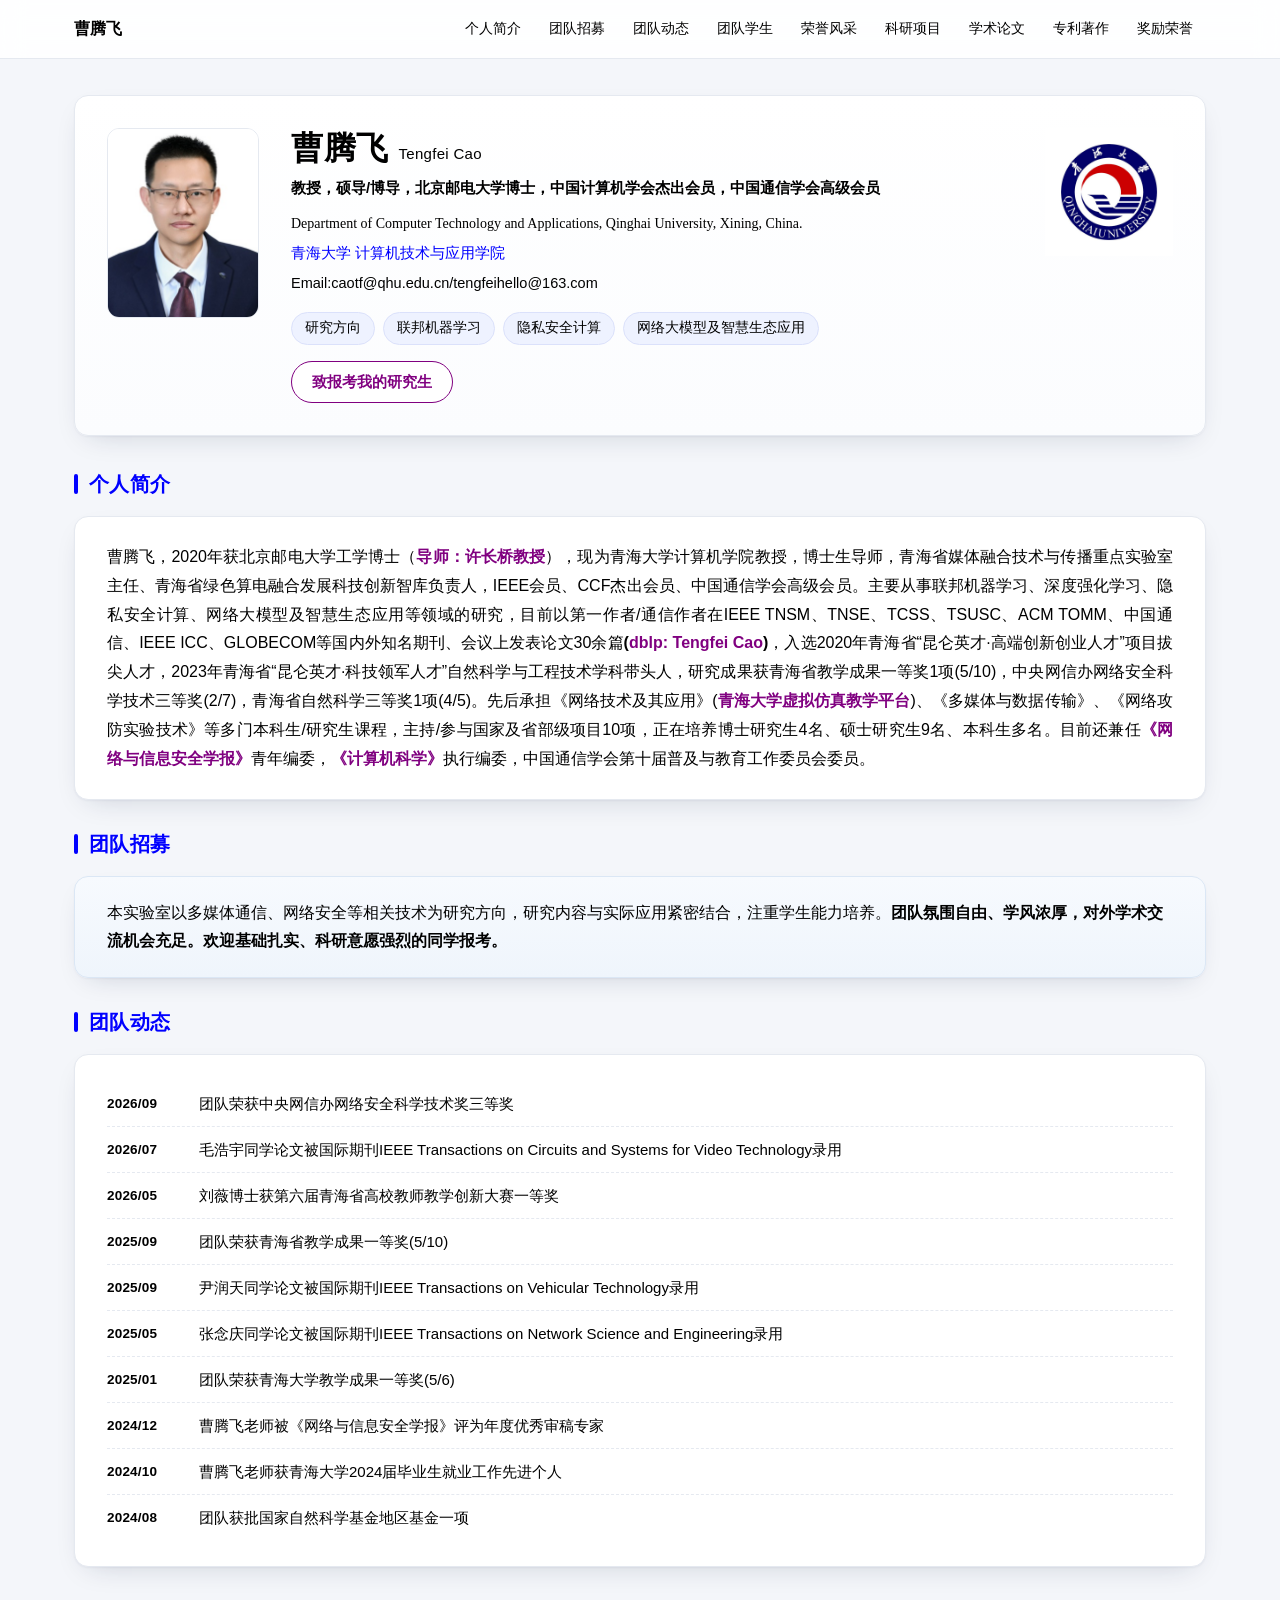
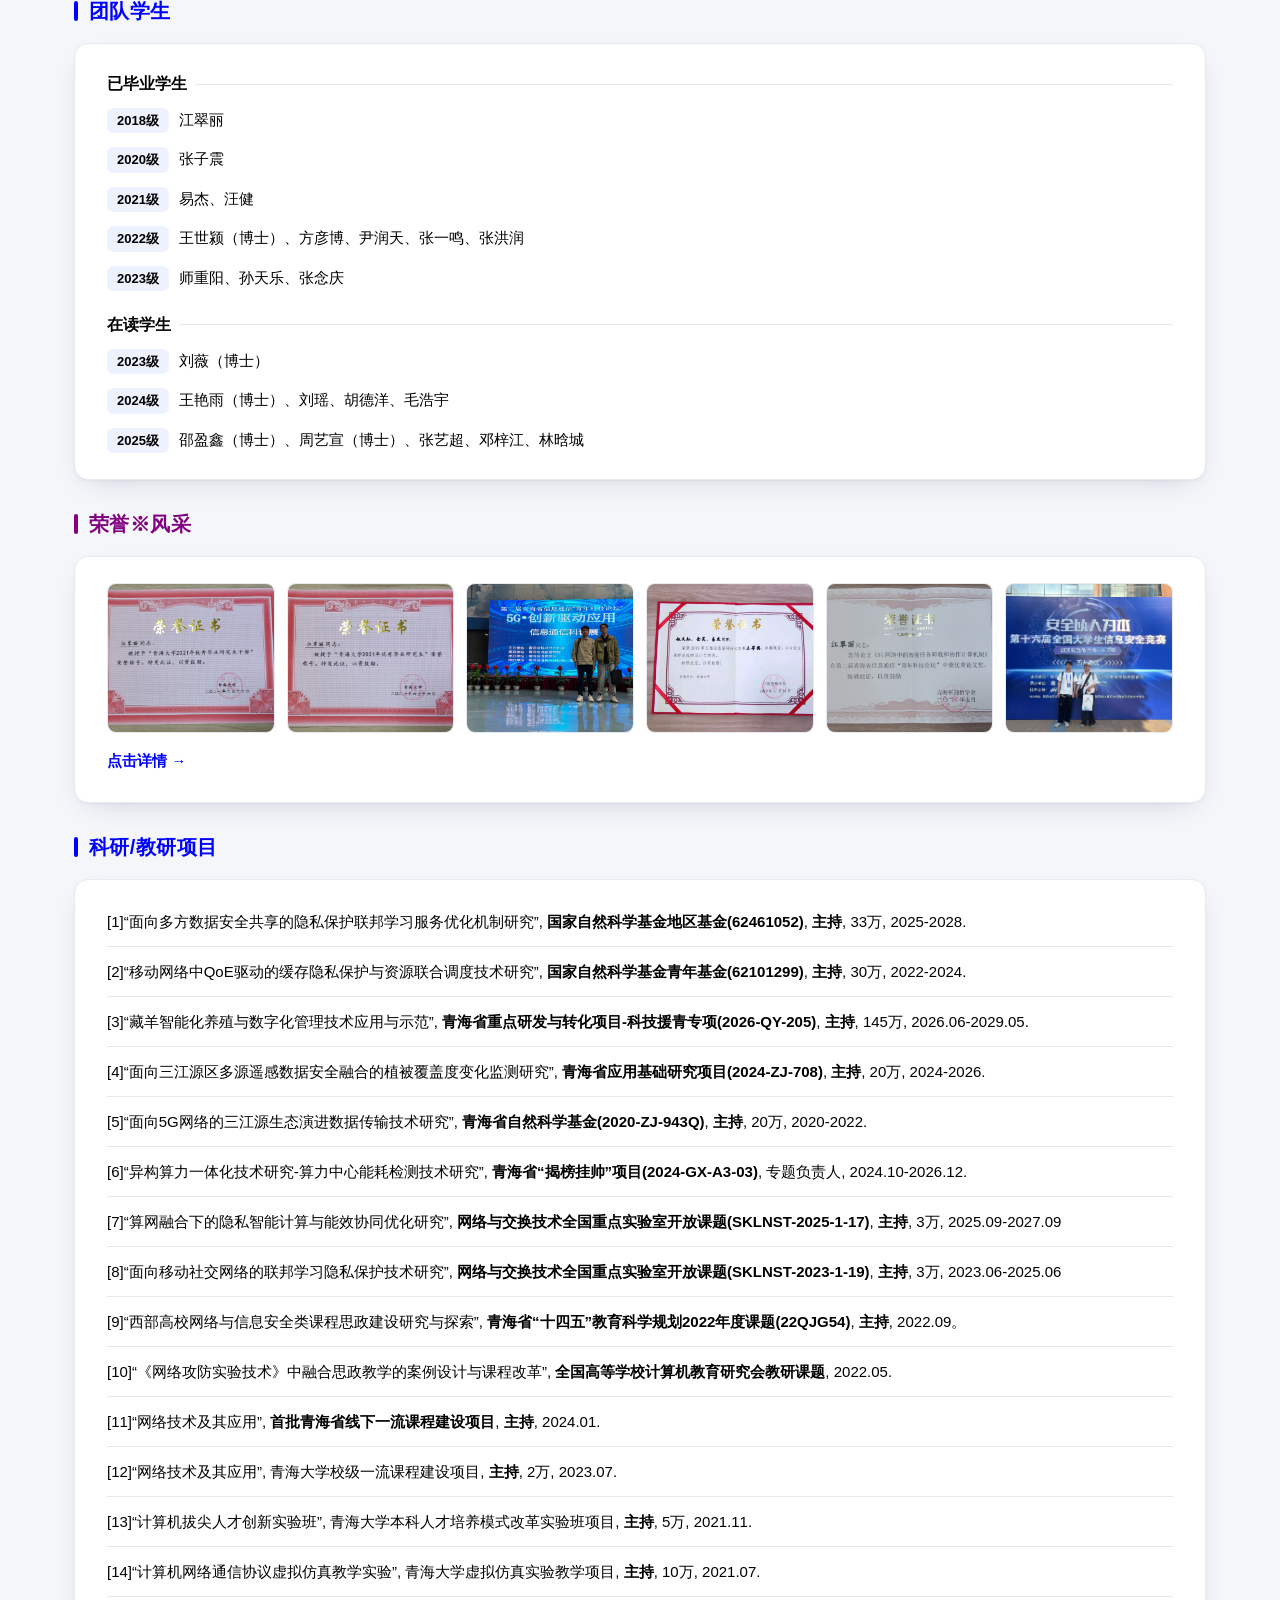
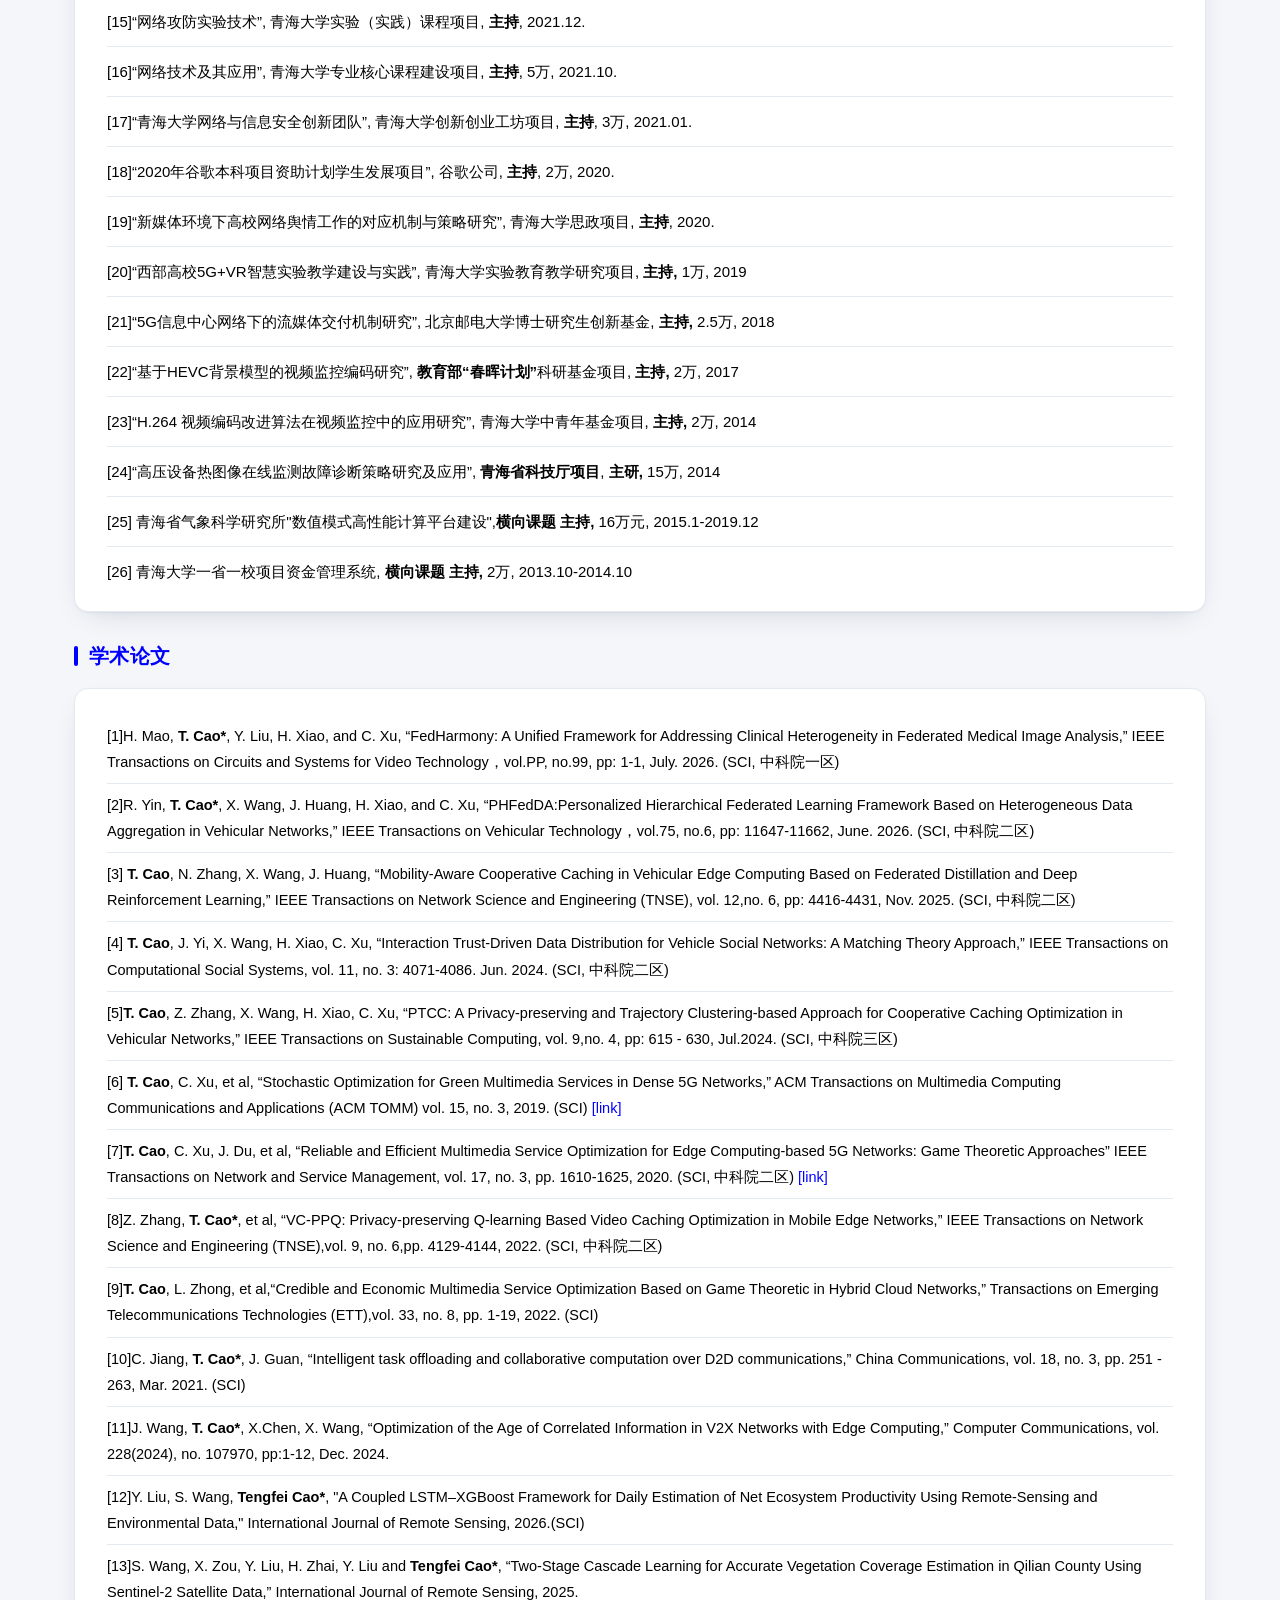
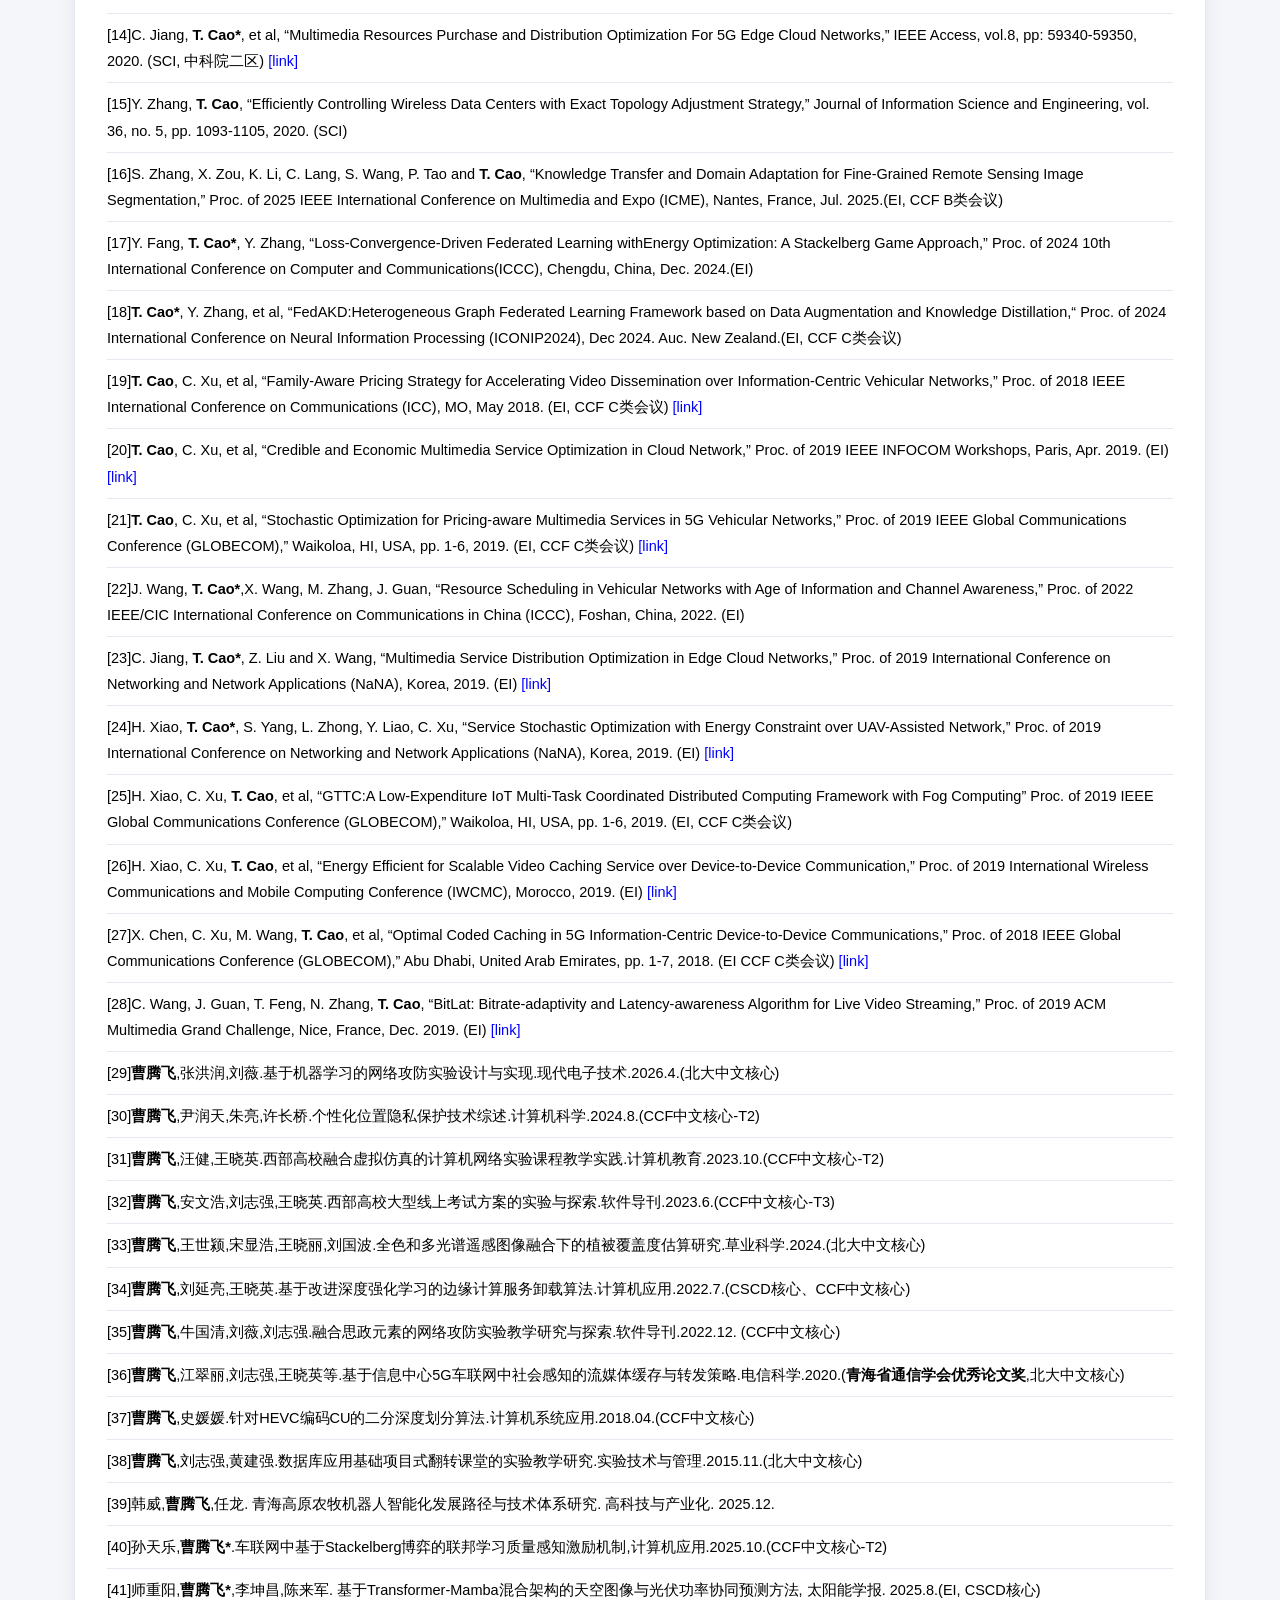
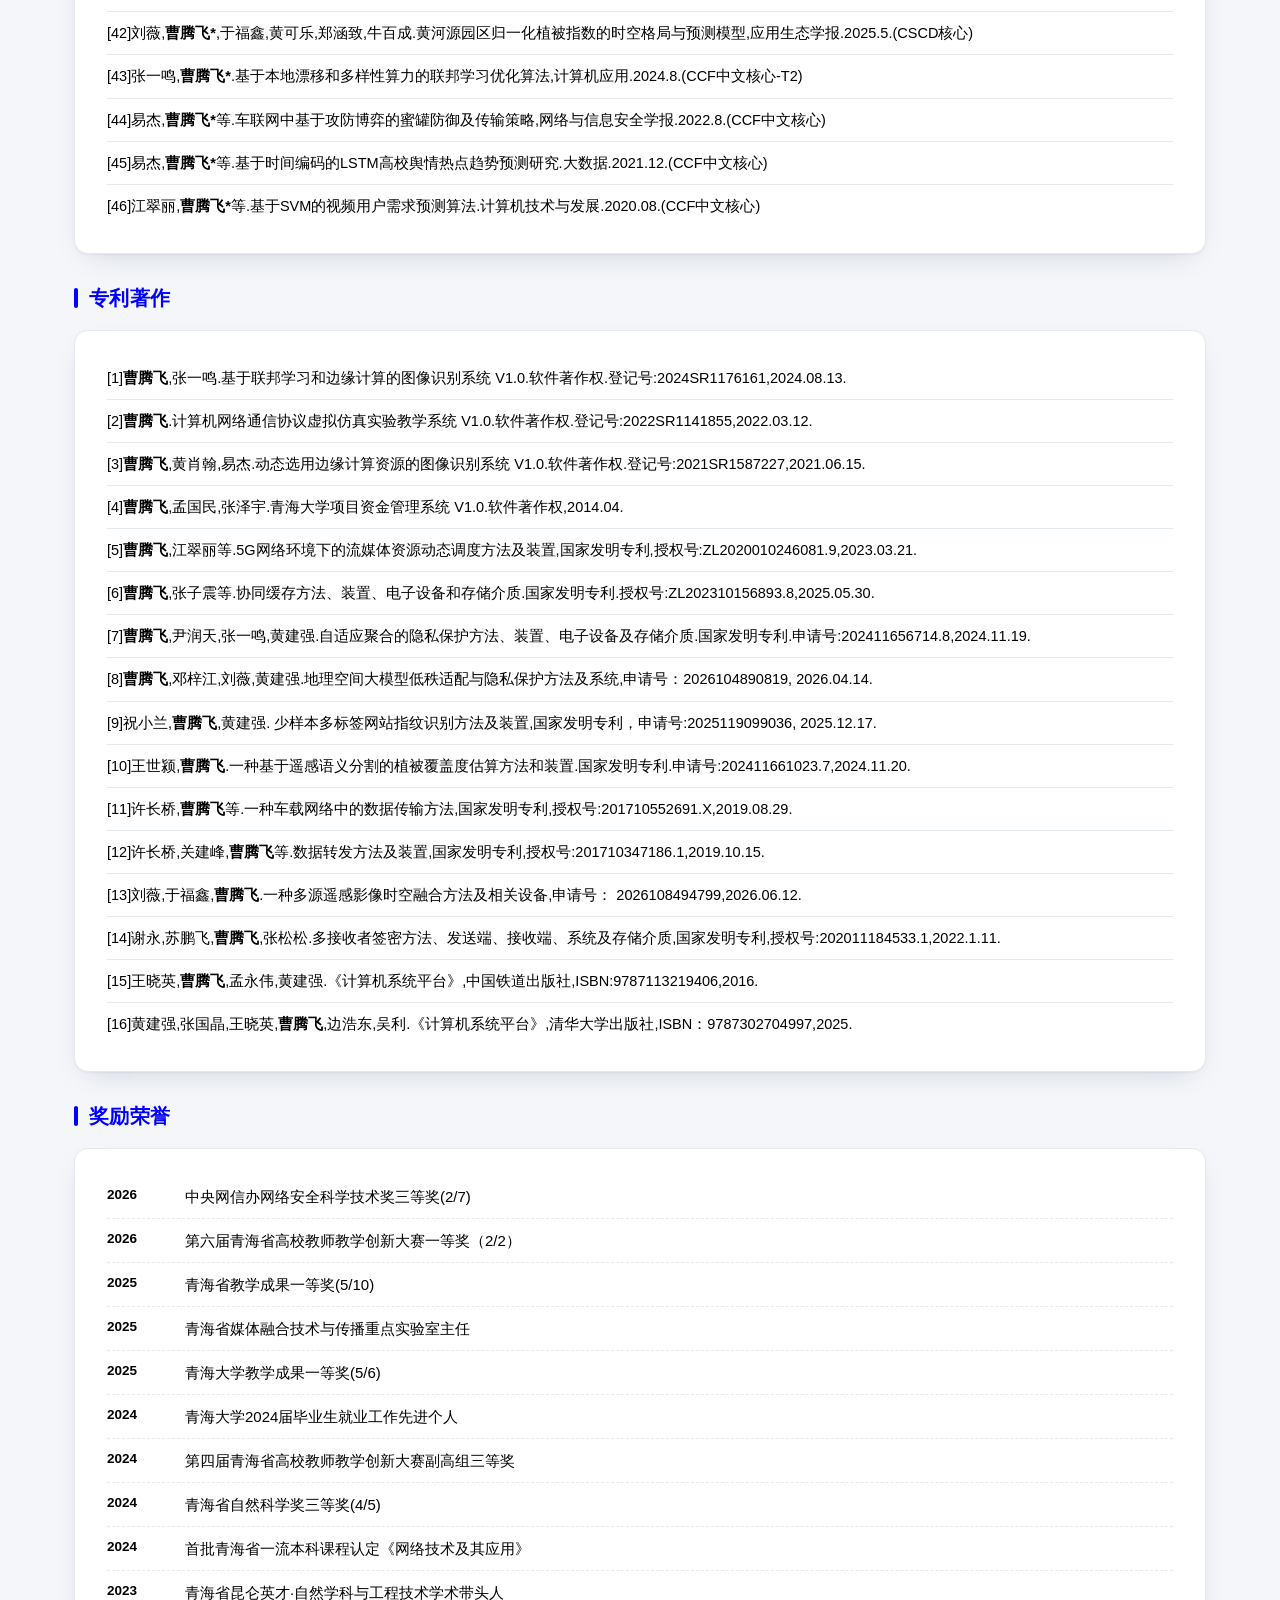
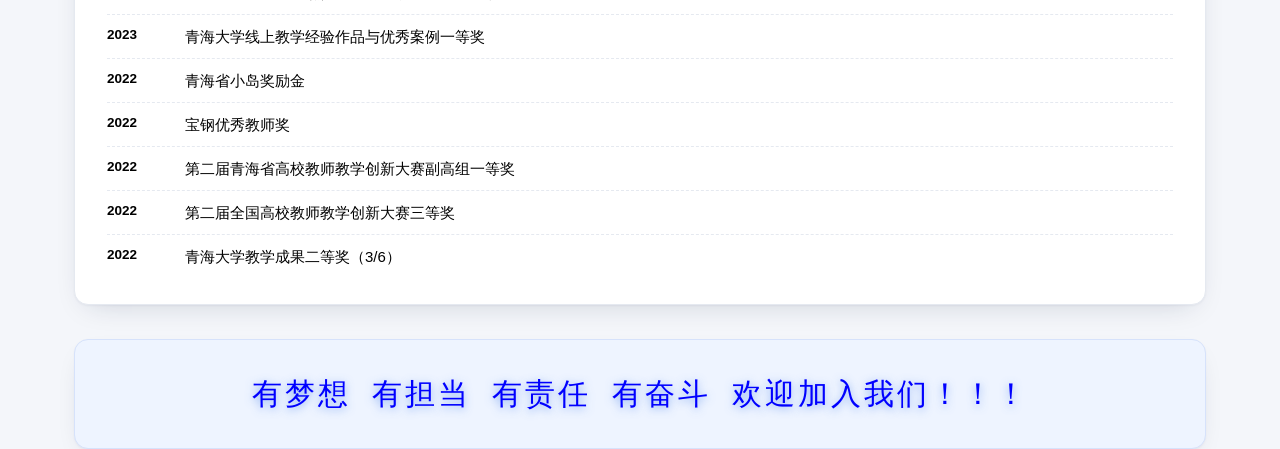
<file: index.html>
<!DOCTYPE html>
<html lang="zh-CN">
<head>
<meta charset="UTF-8">
<meta name="viewport" content="width=device-width, initial-scale=1">
<title>Tengfei Cao's Homepage (曹腾飞教授-青海大学-个人主页)</title>
<meta name="author" content="Teng-Fei Cao">
<meta name="description" content="Personal Homepage">
<meta name="classification" content="Personal Homepage">
<link rel="stylesheet" href="style.css">
</head>
<body>

<!-- 吸顶导航 -->
<nav class="nav">
	<div class="wrap">
		<a class="nav-home" href="#top">曹腾飞</a>
		<div class="nav-links">
			<a href="#about">个人简介</a>
			<a href="#join">团队招募</a>
			<a href="#news">团队动态</a>
			<a href="#students">团队学生</a>
			<a href="#featured">荣誉风采</a>
			<a href="#projects">科研项目</a>
			<a href="#papers">学术论文</a>
			<a href="#patents">专利著作</a>
			<a href="#honors">奖励荣誉</a>
		</div>
	</div>
</nav>

<a id="top"></a>

<div class="wrap">

	<!-- ================= Hero ================= -->
	<header class="hero">
		<div class="hero-card">
			<img class="hero-photo" src="pic/ctf-3x.jpg" srcset="pic/ctf-2x.jpg 304w, pic/ctf-3x.jpg 456w" sizes="152px" alt="曹腾飞">

			<div class="hero-main">
				<h1 class="hero-name">曹腾飞<span>Tengfei Cao</span></h1>
				<p class="hero-title">教授，硕导/博导，北京邮电大学博士，中国计算机学会杰出会员，中国通信学会高级会员</p>
				<p class="hero-line hero-en">Department of Computer Technology and Applications, Qinghai University, Xining, China.</p>
				<p class="hero-line"><a href="https://cs.qhu.edu.cn/" target="_blank" rel="noopener">青海大学 计算机技术与应用学院</a></p>
				<p class="hero-line">Email:caotf@qhu.edu.cn/tengfeihello@163.com</p>

				<div class="hero-meta">
					<span class="chip">研究方向</span>
					<span class="chip">联邦机器学习</span>
					<span class="chip">隐私安全计算</span>
					<span class="chip">网络大模型及智慧生态应用</span>
				</div>

				<a class="hero-cta" href="javascript:void(0)">致报考我的研究生</a>
			</div>

			<a class="hero-logo-link" href="https://www.qhu.edu.cn/" target="_blank" rel="noopener">
				<img class="hero-logo" src="pic/QHUlogo.jpg" alt="青海大学">
			</a>
		</div>
	</header>

	<!-- ================= 个人简介 ================= -->
	<section id="about">
		<div class="sec-head"><h2>个人简介</h2></div>
		<div class="card">
			<p class="prose">曹腾飞，2020年获北京邮电大学工学博士（<b><a class="link-p" href="https://teacher.bupt.edu.cn/cqxu/zh_CN/index.htm" target="_blank" rel="noopener">导师：许长桥教授</a></b>），现为青海大学计算机学院教授，博士生导师，青海省媒体融合技术与传播重点实验室主任、青海省绿色算电融合发展科技创新智库负责人，IEEE会员、CCF杰出会员、中国通信学会高级会员。主要从事联邦机器学习、深度强化学习、隐私安全计算、网络大模型及智慧生态应用等领域的研究，目前以第一作者/通信作者在IEEE TNSM、TNSE、TCSS、TSUSC、ACM TOMM、中国通信、IEEE ICC、GLOBECOM等国内外知名期刊、会议上发表论文30余篇<b>(<a class="link-p" href="https://dblp.uni-trier.de/pid/224/0908.html" target="_blank" rel="noopener">dblp:&nbsp;Tengfei&nbsp;Cao</a>)</b>，入选2020年青海省“昆仑英才·高端创新创业人才”项目拔尖人才，2023年青海省“昆仑英才·科技领军人才”自然科学与工程技术学科带头人，研究成果获青海省教学成果一等奖1项(5/10)，中央网信办网络安全科学技术三等奖(2/7)，青海省自然科学三等奖1项(4/5)。先后承担《网络技术及其应用》(<b><a class="link-p" href="http://vrlab.qhu.edu.cn/qdfront/course?id=89" target="_blank" rel="noopener">青海大学虚拟仿真教学平台</a></b>)、《多媒体与数据传输》、《网络攻防实验技术》等多门本科生/研究生课程，主持/参与国家及省部级项目10项，正在培养博士研究生4名、硕士研究生9名、本科生多名。目前还兼任<b><a class="link-p" href="http://www.infocomm-journal.com/cjnis/CN/2096-109X/home.shtml" target="_blank" rel="noopener">《网络与信息安全学报》</a></b>青年编委，<b><a class="link-p" href="http://www.jsjkx.com" target="_blank" rel="noopener">《计算机科学》</a></b>执行编委，中国通信学会第十届普及与教育工作委员会委员。</p>
		</div>
	</section>

	<!-- ================= 团队招募 ================= -->
	<section id="join">
		<div class="sec-head"><h2>团队招募</h2></div>
		<div class="callout">
			本实验室以多媒体通信、网络安全等相关技术为研究方向，研究内容与实际应用紧密结合，注重学生能力培养。<b>团队氛围自由、学风浓厚，对外学术交流机会充足。欢迎基础扎实、科研意愿强烈的同学报考。</b>
		</div>
	</section>

	<!-- ================= 团队动态 ================= -->
	<section id="news">
		<div class="sec-head"><h2>团队动态</h2></div>
		<div class="card">
			<ul class="news">
				<li><span class="news-date">2026/09</span><span class="news-text">团队荣获中央网信办网络安全科学技术奖三等奖</span></li>
				<li><span class="news-date">2026/07</span><span class="news-text">毛浩宇同学论文被国际期刊IEEE Transactions on Circuits and Systems for Video Technology录用</span></li>
				<li><span class="news-date">2026/05</span><span class="news-text">刘薇博士获第六届青海省高校教师教学创新大赛一等奖</span></li>
				<li><span class="news-date">2025/09</span><span class="news-text">团队荣获青海省教学成果一等奖(5/10)</span></li>
				<li><span class="news-date">2025/09</span><span class="news-text">尹润天同学论文被国际期刊IEEE Transactions on Vehicular Technology录用</span></li>
				<li><span class="news-date">2025/05</span><span class="news-text">张念庆同学论文被国际期刊IEEE Transactions on Network Science and Engineering录用</span></li>
				<li><span class="news-date">2025/01</span><span class="news-text">团队荣获青海大学教学成果一等奖(5/6)</span></li>
				<li><span class="news-date">2024/12</span><span class="news-text">曹腾飞老师被《网络与信息安全学报》评为年度优秀审稿专家</span></li>
				<li><span class="news-date">2024/10</span><span class="news-text">曹腾飞老师获青海大学2024届毕业生就业工作先进个人</span></li>
				<li><span class="news-date">2024/08</span><span class="news-text">团队获批国家自然科学基金地区基金一项</span></li>
				<!-- <li><span class="news-date">2024/06</span><span class="news-text">团队颜青松同学带队获“华为ICT大赛2023-2024”实践赛-网络赛道本科组三等奖</span></li>
				<li><span class="news-date">2024/05</span><span class="news-text">曹腾飞老师获第四届青海省高校教师教学创新大赛三等奖</span></li> -->
			</ul>
			<!--
			[2024/01] 曹腾飞老师被《智能科学与技术学报》期刊评为“2023年度杰出审稿专家”
			[2024/01] 曹腾飞老师被《计算机科学》期刊评为“2023年度杰出审稿专家”
			[2024/01] 《网络技术及其应用》课程被评为首批青海省线下一流课程
			[2024/01] 团队张子震同学论文被国际期刊 IEEE Transactions on Sustainable Computing录用
			-->
			<!--
			[2023/12] 团队易杰同学论文被国际期刊IEEE Transactions on Computational Social Systems录用
			[2023/06] 团队易杰和王博同学分别带队获得全国信息安全竞赛西北赛区二等奖
			[2022/12] 曹腾飞老师获青海省小岛奖励金
			[2022/12] 曹腾飞老师获宝钢优秀教师奖
			[2022/10] 曹腾飞老师担任SCI期刊Electronics客座编委
			[2022/07] 曹腾飞老师获青海大学线上教学经验作品与优秀案例一等奖
			[2022/07] 曹腾飞老师获青海大学教学成果二等奖
			[2022/07] 曹腾飞老师获第二届全国高校教师教学创新大赛三等奖
			[2022/07] 团队张子震同学论文被国际期刊IEEE Transactions on Network Science and Engineering录用
			[2022/06] 曹腾飞老师获第二届青海省高校教师教学创新大赛一等奖
			[2022/01] 曹腾飞老师被《计算机科学》CCF B类中文期刊评为“2021年度优秀审稿专家”
			[2021/12] 曹腾飞老师被《计算机应用》CCF C类中文期刊评为“2021年度优秀审稿专家”
			[2021/12] 曹腾飞老师获青海大学第二届教师教学创新大赛二等奖
			[2021/06] 团队江翠丽同学被授予优秀毕业研究生/优秀毕业研究生干部
			[2021/05] 团队江翠丽同学论文获第二届青海省通信“青年科技论坛”优秀论文奖
			-->
		</div>
	</section>

	<!-- ================= 团队学生 ================= -->
	<section id="students">
		<div class="sec-head"><h2>团队学生</h2></div>
		<div class="card">
			<div class="sub-head">已毕业学生</div>
			<p class="student-line"><span class="grade">2018级</span>江翠丽</p>
			<p class="student-line"><span class="grade">2020级</span>张子震</p>
			<p class="student-line"><span class="grade">2021级</span>易杰、汪健</p>
			<p class="student-line"><span class="grade">2022级</span>王世颍（博士）、方彦博、尹润天、张一鸣、张洪润</p>
			<p class="student-line"><span class="grade">2023级</span>师重阳、孙天乐、张念庆</p>
			<div class="sub-head">在读学生</div>
			<p class="student-line"><span class="grade">2023级</span>刘薇（博士）</p>
			<p class="student-line"><span class="grade">2024级</span>王艳雨（博士）、刘瑶、胡德洋、毛浩宇</p>
			<p class="student-line"><span class="grade">2025级</span>邵盈鑫（博士）、周艺宣（博士）、张艺超、邓梓江、林晗城</p>

			<!--
			移动边缘计算、博弈论方向
			江翠丽 (2018.9-2021.6)  入职新华三公司
			易杰（2021.9-）
			汪健（2021.9-）
			方彦博（2022.9-）
			张念庆 (2023.9-)
			孙天乐 (2023.9-)

			机器学习、联邦学习、隐私保护方向
			张子震 (2020.9-2023.6)
			张一鸣 (2022.9-)
			尹润天 (2022.9-)
			师重阳 (2023.9-)
			胡德洋 (2024.9-)
			毛浩宇 (2024.9-)

			草地信息化方向
			王世颍 (2022.9-2025.6)
			刘薇 (2023.9-)
			王艳雨 (2024.9-)
			刘瑶 (2024.9-)

			ctf、网络攻防方向
			张洪润 (2022.9-)
			刘延亮（本科生）
			王 博（本科生）
			-->
		</div>
	</section>

	<!-- ================= 荣誉※风采 ================= -->
	<section id="featured">
		<div class="sec-head purple"><h2>荣誉※风采</h2></div>
		<div class="card">
			<div class="photo-grid">
				<img src="pic/prize/1.jpg" alt="团队江翠丽同学荣誉" title="团队江翠丽同学荣誉">
				<img src="pic/prize/2.jpg" alt="团队江翠丽同学荣誉" title="团队江翠丽同学荣誉">
				<img src="pic/prize/5.jpg" alt="团队学生参加学术交流" title="团队学生参加学术交流">
				<img src="pic/prize/3.jpg" alt="团队易杰同学获奖" title="团队易杰同学获奖">
				<img src="pic/prize/4.jpg" alt="团队江翠丽同学论文获奖" title="团队江翠丽同学论文获奖">
				<img src="pic/prize/6.jpg" alt="团队同学获奖" title="团队同学获奖">
			</div>
			<a class="more-link" href="image.html">点击详情 →</a>
		</div>
	</section>

	<!-- ================= 科研/教研项目 ================= -->
	<section id="projects">
		<div class="sec-head"><h2>科研/教研项目</h2></div>
		<div class="card">
			<ul class="list">
				<li>[1]“面向多方数据安全共享的隐私保护联邦学习服务优化机制研究”, <b>国家自然科学基金地区基金(62461052)</b>, <b>主持</b>, 33万, 2025-2028.</li>
				<li>[2]“移动网络中QoE驱动的缓存隐私保护与资源联合调度技术研究”, <b>国家自然科学基金青年基金(62101299)</b>, <b>主持</b>, 30万, 2022-2024.</li>
				<li>[3]“藏羊智能化养殖与数字化管理技术应用与示范”, <b>青海省重点研发与转化项目-科技援青专项(2026-QY-205)</b>, <b>主持</b>, 145万, 2026.06-2029.05.</li>
				<li>[4]“面向三江源区多源遥感数据安全融合的植被覆盖度变化监测研究”, <b>青海省应用基础研究项目(2024-ZJ-708)</b>, <b>主持</b>, 20万, 2024-2026.</li>
				<li>[5]“面向5G网络的三江源生态演进数据传输技术研究”, <b>青海省自然科学基金(2020-ZJ-943Q)</b>, <b>主持</b>, 20万, 2020-2022.</li>
				<li>[6]“异构算力一体化技术研究-算力中心能耗检测技术研究”, <b>青海省“揭榜挂帅”项目(2024-GX-A3-03)</b>, 专题负责人, 2024.10-2026.12.</li>
				<li>[7]“算网融合下的隐私智能计算与能效协同优化研究”, <b>网络与交换技术全国重点实验室开放课题(SKLNST-2025-1-17)</b>, <b>主持</b>, 3万, 2025.09-2027.09</li>
				<li>[8]“面向移动社交网络的联邦学习隐私保护技术研究”, <b>网络与交换技术全国重点实验室开放课题(SKLNST-2023-1-19)</b>, <b>主持</b>, 3万, 2023.06-2025.06</li>
				<li>[9]“西部高校网络与信息安全类课程思政建设研究与探索”, <b>青海省“十四五”教育科学规划2022年度课题(22QJG54)</b>, <b>主持</b>, 2022.09。</li>
				<li>[10]“《网络攻防实验技术》中融合思政教学的案例设计与课程改革”, <b>全国高等学校计算机教育研究会教研课题</b>, 2022.05.</li>
				<li>[11]“网络技术及其应用”, <b>首批青海省线下一流课程建设项目</b>, <b>主持</b>, 2024.01.</li>
				<li>[12]“网络技术及其应用”, 青海大学校级一流课程建设项目, <b>主持</b>, 2万, 2023.07.</li>
				<li>[13]“计算机拔尖人才创新实验班”, 青海大学本科人才培养模式改革实验班项目, <b>主持</b>, 5万, 2021.11.</li>
				<li>[14]“计算机网络通信协议虚拟仿真教学实验”, 青海大学虚拟仿真实验教学项目, <b>主持</b>, 10万, 2021.07.</li>
				<li>[15]“网络攻防实验技术”, 青海大学实验（实践）课程项目, <b>主持</b>, 2021.12.</li>
				<li>[16]“网络技术及其应用”, 青海大学专业核心课程建设项目, <b>主持</b>, 5万, 2021.10.</li>
				<li>[17]“青海大学网络与信息安全创新团队”, 青海大学创新创业工坊项目, <b>主持</b>, 3万, 2021.01.</li>
				<li>[18]“2020年谷歌本科项目资助计划学生发展项目”, 谷歌公司, <b>主持</b>, 2万, 2020.</li>
				<li>[19]“新媒体环境下高校网络舆情工作的对应机制与策略研究”, 青海大学思政项目, <b>主持</b>, 2020.</li>
				<li>[20]“西部高校5G+VR智慧实验教学建设与实践”, 青海大学实验教育教学研究项目, <b>主持,</b> 1万, 2019</li>
				<li>[21]“5G信息中心网络下的流媒体交付机制研究”, 北京邮电大学博士研究生创新基金, <b>主持,</b> 2.5万, 2018</li>
				<li>[22]“基于HEVC背景模型的视频监控编码研究”, <b>教育部“春晖计划”</b>科研基金项目, <b>主持,</b> 2万, 2017</li>
				<li>[23]“H.264 视频编码改进算法在视频监控中的应用研究”, 青海大学中青年基金项目, <b>主持,</b> 2万, 2014</li>
				<li>[24]“高压设备热图像在线监测故障诊断策略研究及应用”, <b>青海省科技厅项目</b>, <b>主研,</b> 15万, 2014</li>
				<li>[25] 青海省气象科学研究所"数值模式高性能计算平台建设",<b>横向课题</b> <b>主持,</b> 16万元, 2015.1-2019.12</li>
				<li>[26] 青海大学一省一校项目资金管理系统, <b>横向课题</b> <b>主持,</b> 2万, 2013.10-2014.10</li>
			</ul>
		</div>
	</section>

	<!-- ================= 学术论文 ================= -->
	<section id="papers">
		<div class="sec-head"><h2>学术论文</h2></div>
		<div class="card">
			<ul class="list dense">
				<li>[1]H. Mao, <b>T. Cao*</b>,  Y. Liu,  H. Xiao, and C. Xu, “FedHarmony: A Unified Framework for Addressing Clinical Heterogeneity in Federated Medical Image Analysis,” IEEE Transactions on Circuits and Systems for Video Technology，vol.PP, no.99, pp: 1-1, July. 2026. (SCI, 中科院一区)</li>
				<li>[2]R. Yin, <b>T. Cao*</b>, X. Wang, J. Huang, H. Xiao, and C. Xu, “PHFedDA:Personalized Hierarchical Federated Learning Framework Based on Heterogeneous Data Aggregation in Vehicular Networks,” IEEE Transactions on Vehicular Technology，vol.75, no.6, pp: 11647-11662, June. 2026. (SCI, 中科院二区)</li>
				<li>[3] <b>T. Cao</b>, N. Zhang, X. Wang, J. Huang, “Mobility-Aware Cooperative Caching in Vehicular Edge Computing Based on Federated Distillation and Deep Reinforcement Learning,” IEEE Transactions on Network Science and Engineering (TNSE), vol. 12,no. 6, pp: 4416-4431, Nov. 2025. (SCI, 中科院二区)</li>
				<li>[4] <b>T. Cao</b>, J. Yi, X. Wang, H. Xiao, C. Xu, “Interaction Trust-Driven Data Distribution for Vehicle Social Networks: A Matching Theory Approach,” IEEE Transactions on Computational Social Systems, vol. 11, no. 3: 4071-4086. Jun. 2024. (SCI, 中科院二区)</li>
				<li>[5]<b>T. Cao</b>, Z. Zhang, X. Wang, H. Xiao, C. Xu, “PTCC: A Privacy-preserving and Trajectory Clustering-based Approach for Cooperative Caching Optimization in Vehicular Networks,” IEEE Transactions on Sustainable Computing, vol. 9,no. 4, pp: 615 - 630, Jul.2024. (SCI, 中科院三区)</li>
				<li>[6] <b>T. Cao</b>, C. Xu, et al, “Stochastic Optimization for Green Multimedia Services in Dense 5G Networks,” ACM Transactions on Multimedia Computing Communications and Applications (ACM TOMM) vol. 15, no. 3, 2019. (SCI) <a href="https://dblp.org/rec/journals/tomccap/CaoXWJCZG19" target="_blank" rel="noopener">[link]</a></li>
				<li>[7]<b>T. Cao</b>, C. Xu, J. Du, et al, “Reliable and Efficient Multimedia Service Optimization for Edge Computing-based 5G Networks: Game Theoretic Approaches” IEEE Transactions on Network and Service Management, vol. 17, no. 3, pp. 1610-1625, 2020. (SCI, 中科院二区) <a href="https://dblp.org/rec/journals/tnsm/CaoXDLXGZN20" target="_blank" rel="noopener">[link]</a></li>
				<li>[8]Z. Zhang, <b>T. Cao*</b>, et al, “VC-PPQ: Privacy-preserving Q-learning Based Video Caching Optimization in Mobile Edge Networks,” IEEE Transactions on Network Science and Engineering (TNSE),vol. 9, no. 6,pp. 4129-4144, 2022. (SCI, 中科院二区)</li>
				<li>[9]<b>T. Cao</b>, L. Zhong, et al,“Credible and Economic Multimedia Service Optimization Based on Game Theoretic in Hybrid Cloud Networks,” Transactions on Emerging Telecommunications Technologies (ETT),vol. 33, no. 8, pp. 1-19, 2022. (SCI)</li>
				<li>[10]C. Jiang, <b>T. Cao*</b>, J. Guan, “Intelligent task offloading and collaborative computation over D2D communications,” China Communications, vol. 18, no. 3, pp. 251 - 263, Mar. 2021. (SCI)</li>
				<li>[11]J. Wang, <b>T. Cao*</b>, X.Chen, X. Wang, “Optimization of the Age of Correlated Information in V2X Networks with Edge Computing,” Computer Communications, vol. 228(2024), no. 107970, pp:1-12, Dec. 2024.</li>
				<li>[12]Y. Liu, S. Wang, <b>Tengfei Cao*</b>, "A Coupled LSTM–XGBoost Framework for Daily Estimation of Net Ecosystem Productivity Using Remote-Sensing and Environmental Data," International Journal of Remote Sensing, 2026.(SCI)</li>
				<li>[13]S. Wang, X. Zou, Y. Liu, H. Zhai, Y. Liu and <b>Tengfei Cao*</b>, “Two-Stage Cascade Learning for Accurate Vegetation Coverage Estimation in Qilian County Using Sentinel-2 Satellite Data,” International Journal of Remote Sensing, 2025.</li>
				<li>[14]C. Jiang, <b>T. Cao*</b>, et al, “Multimedia Resources Purchase and Distribution Optimization For 5G Edge Cloud Networks,” IEEE Access, vol.8, pp: 59340-59350, 2020. (SCI, 中科院二区) <a href="https://dblp.org/rec/journals/access/JiangCLWZ20" target="_blank" rel="noopener">[link]</a></li>
				<li>[15]Y. Zhang, <b>T. Cao</b>, “Efficiently Controlling Wireless Data Centers with Exact Topology Adjustment Strategy,” Journal of Information Science and Engineering, vol. 36, no. 5, pp. 1093-1105, 2020. (SCI)</li>
				<li>[16]S. Zhang, X. Zou, K. Li, C. Lang, S. Wang, P. Tao and <b>T. Cao</b>, “Knowledge Transfer and Domain Adaptation for Fine-Grained Remote Sensing Image Segmentation,” Proc. of 2025 IEEE International Conference on Multimedia and Expo (ICME), Nantes, France, Jul. 2025.(EI, CCF B类会议)</li>
				<li>[17]Y. Fang, <b>T. Cao*</b>, Y. Zhang, “Loss-Convergence-Driven Federated Learning withEnergy Optimization: A Stackelberg Game Approach,” Proc. of  2024 10th International Conference on Computer and Communications(ICCC), Chengdu, China, Dec. 2024.(EI)</li>
				<li>[18]<b>T. Cao*</b>, Y. Zhang, et al, “FedAKD:Heterogeneous Graph Federated Learning Framework based on Data Augmentation and Knowledge Distillation,“ Proc. of 2024 International Conference on Neural Information Processing (ICONIP2024), Dec 2024. Auc. New Zealand.(EI, CCF C类会议)</li>
				<li>[19]<b>T. Cao</b>, C. Xu, et al, “Family-Aware Pricing Strategy for Accelerating Video Dissemination over Information-Centric Vehicular Networks,” Proc. of 2018 IEEE International Conference on Communications (ICC), MO, May 2018. (EI, CCF C类会议) <a href="https://dblp.org/rec/conf/icc/CaoXWCZM18" target="_blank" rel="noopener">[link]</a></li>
				<li>[20]<b>T. Cao</b>, C. Xu, et al, “Credible and Economic Multimedia Service Optimization in Cloud Network,” Proc. of 2019 IEEE INFOCOM Workshops, Paris, Apr. 2019. (EI) <a href="https://dblp.org/rec/conf/infocom/CaoXXZ19" target="_blank" rel="noopener">[link]</a></li>
				<li>[21]<b>T. Cao</b>, C. Xu, et al, “Stochastic Optimization for Pricing-aware Multimedia Services in 5G Vehicular Networks,” Proc. of 2019 IEEE Global Communications Conference (GLOBECOM),” Waikoloa, HI, USA, pp. 1-6, 2019. (EI, CCF C类会议) <a href="https://dblp.org/rec/conf/globecom/CaoXJXZG19" target="_blank" rel="noopener">[link]</a></li>
				<li>[22]J. Wang, <b>T. Cao*</b>,X. Wang, M. Zhang, J. Guan, “Resource Scheduling in Vehicular Networks with Age of Information and Channel Awareness,” Proc. of 2022 IEEE/CIC International Conference on Communications in China (ICCC), Foshan, China, 2022. (EI)</li>
				<li>[23]C. Jiang, <b>T. Cao*</b>, Z. Liu and X. Wang, “Multimedia Service Distribution Optimization in Edge Cloud Networks,” Proc. of 2019 International Conference on Networking and Network Applications (NaNA), Korea, 2019. (EI) <a href="https://dblp.org/rec/conf/nana/JiangCLWZ19" target="_blank" rel="noopener">[link]</a></li>
				<li>[24]H. Xiao, <b>T. Cao*</b>, S. Yang, L. Zhong, Y. Liao, C. Xu, “Service Stochastic Optimization with Energy Constraint over UAV-Assisted Network,” Proc. of 2019 International Conference on Networking and Network Applications (NaNA), Korea, 2019. (EI) <a href="https://dblp.org/rec/conf/nana/XiaoCYZLX19" target="_blank" rel="noopener">[link]</a></li>
				<li>[25]H. Xiao, C. Xu, <b>T. Cao</b>, et al, “GTTC:A Low-Expenditure IoT Multi-Task Coordinated Distributed Computing Framework with Fog Computing” Proc. of 2019 IEEE Global Communications Conference (GLOBECOM),” Waikoloa, HI, USA, pp. 1-6, 2019. (EI, CCF C类会议)</li>
				<li>[26]H. Xiao, C. Xu, <b>T. Cao</b>, et al, “Energy Efficient for Scalable Video Caching Service over Device-to-Device Communication,” Proc. of 2019 International Wireless Communications and Mobile Computing Conference (IWCMC), Morocco, 2019. (EI) <a href="https://dblp.org/rec/conf/iwcmc/XiaoXCYZM19" target="_blank" rel="noopener">[link]</a></li>
				<li>[27]X. Chen, C. Xu, M. Wang, <b>T. Cao</b>, et al, “Optimal Coded Caching in 5G Information-Centric Device-to-Device Communications,” Proc. of 2018 IEEE Global Communications Conference (GLOBECOM),” Abu Dhabi, United Arab Emirates, pp. 1-7, 2018. (EI CCF C类会议) <a href="https://dblp.org/rec/conf/globecom/ChenXWCZM18" target="_blank" rel="noopener">[link]</a></li>
				<li>[28]C. Wang, J. Guan, T. Feng, N. Zhang, <b>T. Cao</b>, “BitLat: Bitrate-adaptivity and Latency-awareness Algorithm for Live Video Streaming,” Proc. of 2019 ACM Multimedia Grand Challenge, Nice, France, Dec. 2019. (EI) <a href="https://dblp.org/rec/conf/mm/WangGFZC19" target="_blank" rel="noopener">[link]</a></li>
				<li>[29]<b>曹腾飞</b>,张洪润,刘薇.基于机器学习的网络攻防实验设计与实现.现代电子技术.2026.4.(北大中文核心)</li>
				<li>[30]<b>曹腾飞</b>,尹润天,朱亮,许长桥.个性化位置隐私保护技术综述.计算机科学.2024.8.(CCF中文核心-T2)</li>
				<li>[31]<b>曹腾飞</b>,汪健,王晓英.西部高校融合虚拟仿真的计算机网络实验课程教学实践.计算机教育.2023.10.(CCF中文核心-T2)</li>
				<li>[32]<b>曹腾飞</b>,安文浩,刘志强,王晓英.西部高校大型线上考试方案的实验与探索.软件导刊.2023.6.(CCF中文核心-T3)</li>
				<li>[33]<b>曹腾飞</b>,王世颍,宋显浩,王晓丽,刘国波.全色和多光谱遥感图像融合下的植被覆盖度估算研究.草业科学.2024.(北大中文核心)</li>
				<li>[34]<b>曹腾飞</b>,刘延亮,王晓英.基于改进深度强化学习的边缘计算服务卸载算法.计算机应用.2022.7.(CSCD核心、CCF中文核心)</li>
				<li>[35]<b>曹腾飞</b>,牛国清,刘薇,刘志强.融合思政元素的网络攻防实验教学研究与探索.软件导刊.2022.12. (CCF中文核心)</li>
				<li>[36]<b>曹腾飞</b>,江翠丽,刘志强,王晓英等.基于信息中心5G车联网中社会感知的流媒体缓存与转发策略.电信科学.2020.(<b>青海省通信学会优秀论文奖</b>,北大中文核心)</li>
				<li>[37]<b>曹腾飞</b>,史媛媛.针对HEVC编码CU的二分深度划分算法.计算机系统应用.2018.04.(CCF中文核心)</li>
				<li>[38]<b>曹腾飞</b>,刘志强,黄建强.数据库应用基础项目式翻转课堂的实验教学研究.实验技术与管理.2015.11.(北大中文核心)</li>
				<li>[39]韩威,<b>曹腾飞</b>,任龙. 青海高原农牧机器人智能化发展路径与技术体系研究. 高科技与产业化. 2025.12.</li>
				<li>[40]孙天乐,<b>曹腾飞*</b>.车联网中基于Stackelberg博弈的联邦学习质量感知激励机制,计算机应用.2025.10.(CCF中文核心-T2)</li>
				<li>[41]师重阳,<b>曹腾飞*</b>,李坤昌,陈来军. 基于Transformer-Mamba混合架构的天空图像与光伏功率协同预测方法, 太阳能学报. 2025.8.(EI, CSCD核心)</li>
				<li>[42]刘薇,<b>曹腾飞*</b>,于福鑫,黄可乐,郑涵致,牛百成.黄河源园区归一化植被指数的时空格局与预测模型,应用生态学报.2025.5.(CSCD核心)</li>
				<li>[43]张一鸣,<b>曹腾飞*</b>.基于本地漂移和多样性算力的联邦学习优化算法,计算机应用.2024.8.(CCF中文核心-T2)</li>
				<li>[44]易杰,<b>曹腾飞*</b>等.车联网中基于攻防博弈的蜜罐防御及传输策略,网络与信息安全学报.2022.8.(CCF中文核心)</li>
				<li>[45]易杰,<b>曹腾飞*</b>等.基于时间编码的LSTM高校舆情热点趋势预测研究.大数据.2021.12.(CCF中文核心)</li>
				<li>[46]江翠丽,<b>曹腾飞*</b>等.基于SVM的视频用户需求预测算法.计算机技术与发展.2020.08.(CCF中文核心)</li>
			</ul>
		</div>
	</section>

	<!-- ================= 专利著作 ================= -->
	<section id="patents">
		<div class="sec-head"><h2>专利著作</h2></div>
		<div class="card">
			<ul class="list dense">
				<li>[1]<b>曹腾飞</b>,张一鸣.基于联邦学习和边缘计算的图像识别系统 V1.0.软件著作权.登记号:2024SR1176161,2024.08.13.</li>
				<li>[2]<b>曹腾飞</b>.计算机网络通信协议虚拟仿真实验教学系统 V1.0.软件著作权.登记号:2022SR1141855,2022.03.12.</li>
				<li>[3]<b>曹腾飞</b>,黄肖翰,易杰.动态选用边缘计算资源的图像识别系统 V1.0.软件著作权.登记号:2021SR1587227,2021.06.15.</li>
				<li>[4]<b>曹腾飞</b>,孟国民,张泽宇.青海大学项目资金管理系统 V1.0.软件著作权,2014.04.</li>
				<li>[5]<b>曹腾飞</b>,江翠丽等.5G网络环境下的流媒体资源动态调度方法及装置,国家发明专利,授权号:ZL2020010246081.9,2023.03.21.</li>
				<li>[6]<b>曹腾飞</b>,张子震等.协同缓存方法、装置、电子设备和存储介质.国家发明专利.授权号:ZL202310156893.8,2025.05.30.</li>
				<li>[7]<b>曹腾飞</b>,尹润天,张一鸣,黄建强.自适应聚合的隐私保护方法、装置、电子设备及存储介质.国家发明专利.申请号:202411656714.8,2024.11.19.</li>
				<li>[8]<b>曹腾飞</b>,邓梓江,刘薇,黄建强.地理空间大模型低秩适配与隐私保护方法及系统,申请号：2026104890819, 2026.04.14.</li>
				<li>[9]祝小兰,<b>曹腾飞</b>,黄建强. 少样本多标签网站指纹识别方法及装置,国家发明专利，申请号:2025119099036, 2025.12.17.</li>
				<li>[10]王世颍,<b>曹腾飞</b>.一种基于遥感语义分割的植被覆盖度估算方法和装置.国家发明专利.申请号:202411661023.7,2024.11.20.</li>
				<li>[11]许长桥,<b>曹腾飞</b>等.一种车载网络中的数据传输方法,国家发明专利,授权号:201710552691.X,2019.08.29.</li>
				<li>[12]许长桥,关建峰,<b>曹腾飞</b>等.数据转发方法及装置,国家发明专利,授权号:201710347186.1,2019.10.15.</li>
				<li>[13]刘薇,于福鑫,<b>曹腾飞</b>.一种多源遥感影像时空融合方法及相关设备,申请号： 2026108494799,2026.06.12.</li>
				<li>[14]谢永,苏鹏飞,<b>曹腾飞</b>,张松松.多接收者签密方法、发送端、接收端、系统及存储介质,国家发明专利,授权号:202011184533.1,2022.1.11.</li>
				<li>[15]王晓英,<b>曹腾飞</b>,孟永伟,黄建强.《计算机系统平台》,中国铁道出版社,ISBN:9787113219406,2016.</li>
				<li>[16]黄建强,张国晶,王晓英,<b>曹腾飞</b>,边浩东,吴利.《计算机系统平台》,清华大学出版社,ISBN：9787302704997,2025.</li>
			</ul>
		</div>
	</section>

	<!-- ================= 奖励荣誉 ================= -->
	<section id="honors">
		<div class="sec-head"><h2>奖励荣誉</h2></div>
		<div class="card">
			<ul class="honor-list">
				<li><span class="honor-year">2026</span><span>中央网信办网络安全科学技术奖三等奖(2/7)</span></li>
				<li><span class="honor-year">2026</span><span>第六届青海省高校教师教学创新大赛一等奖（2/2）</span></li>
				<li><span class="honor-year">2025</span><span>青海省教学成果一等奖(5/10)</span></li>
				<li><span class="honor-year">2025</span><span>青海省媒体融合技术与传播重点实验室主任</span></li>
				<li><span class="honor-year">2025</span><span>青海大学教学成果一等奖(5/6)</span></li>
				<li><span class="honor-year">2024</span><span>青海大学2024届毕业生就业工作先进个人</span></li>
				<li><span class="honor-year">2024</span><span>第四届青海省高校教师教学创新大赛副高组三等奖</span></li>
				<li><span class="honor-year">2024</span><span>青海省自然科学奖三等奖(4/5)</span></li>
				<li><span class="honor-year">2024</span><span>首批青海省一流本科课程认定《网络技术及其应用》</span></li>
				<li><span class="honor-year">2023</span><span>青海省昆仑英才·自然学科与工程技术学术带头人</span></li>
				<li><span class="honor-year">2023</span><span>青海大学线上教学经验作品与优秀案例一等奖</span></li>
				<li><span class="honor-year">2022</span><span>青海省小岛奖励金</span></li>
				<li><span class="honor-year">2022</span><span>宝钢优秀教师奖</span></li>
				<li><span class="honor-year">2022</span><span>第二届青海省高校教师教学创新大赛副高组一等奖</span></li>
				<li><span class="honor-year">2022</span><span>第二届全国高校教师教学创新大赛三等奖</span></li>
				<li><span class="honor-year">2022</span><span>青海大学教学成果二等奖（3/6）</span></li>
			</ul>
		</div>
	</section>

	<!-- ================= 标语 ================= -->
	<div class="slogan-band">
		<p>有梦想&nbsp;&nbsp;有担当&nbsp;&nbsp;有责任&nbsp;&nbsp;有奋斗&nbsp;&nbsp;欢迎加入我们！！！</p>
	</div>


</div>

</body>
</html>
</file>
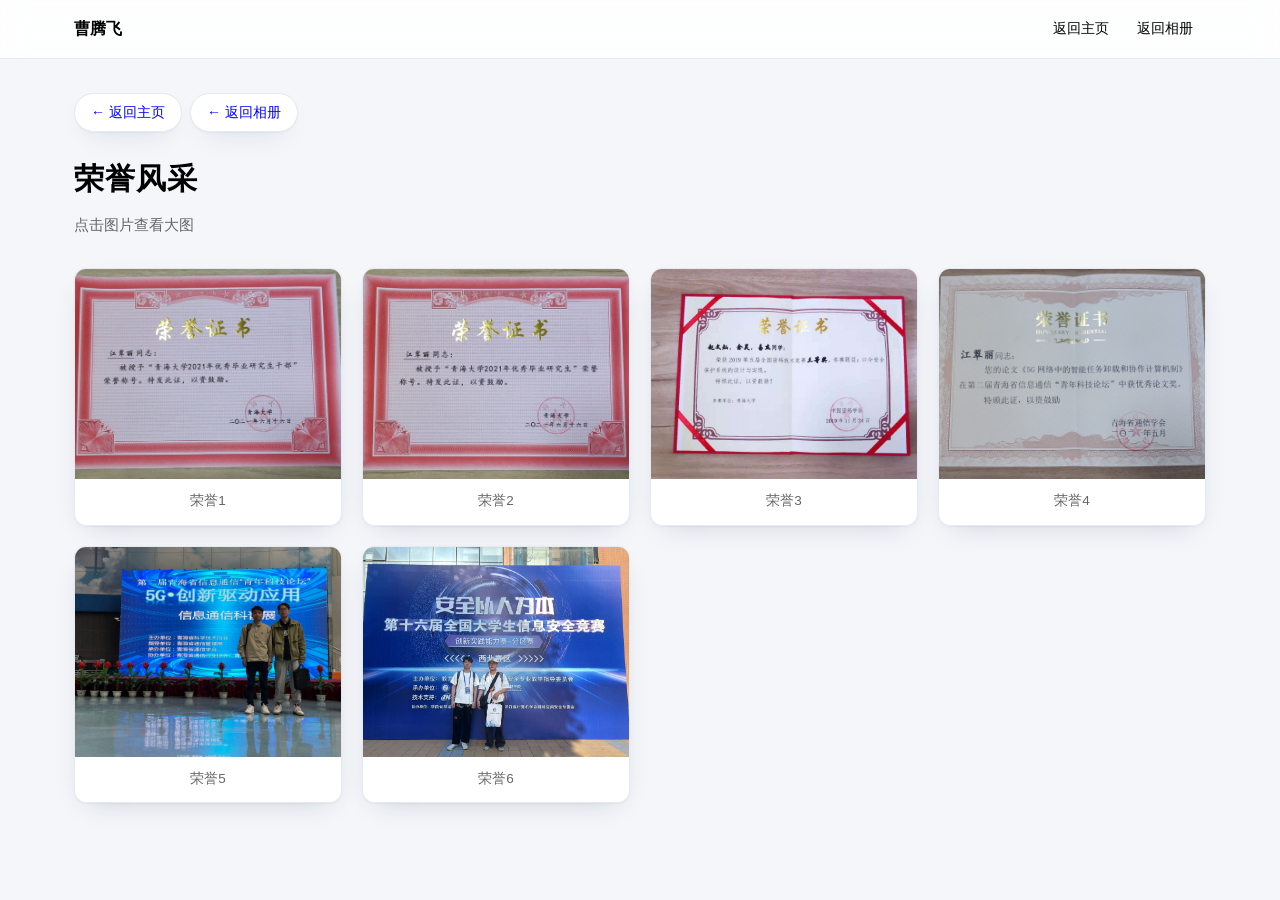
<file: image1.html>
<!DOCTYPE html>
<html lang="zh-CN">
<head>
<meta charset="UTF-8">
<meta name="viewport" content="width=device-width, initial-scale=1">
<title>荣誉风采 - 曹腾飞教授个人主页</title>
<link rel="stylesheet" href="style.css">
</head>
<body>

<nav class="nav">
	<div class="wrap">
		<a class="nav-home" href="index.html">曹腾飞</a>
		<div class="nav-links">
			<a href="index.html">返回主页</a>
			<a href="image.html">返回相册</a>
		</div>
	</div>
</nav>

<div class="wrap">

	<div class="page-head">
		<div class="back-bar">
			<a href="index.html">← 返回主页</a>
			<a href="image.html">← 返回相册</a>
		</div>
		<h1 class="page-title">荣誉风采</h1>
		<p class="page-sub">点击图片查看大图</p>
	</div>

	<div class="gallery">
		<div class="g-item" onclick="showDetail('pic/prize/1.jpg', '荣誉1详情')">
			<img src="pic/prize/1.jpg" alt="荣誉1">
			<p class="g-cap">荣誉1</p>
		</div>
		<div class="g-item" onclick="showDetail('pic/prize/2.jpg', '荣誉2详情')">
			<img src="pic/prize/2.jpg" alt="荣誉2">
			<p class="g-cap">荣誉2</p>
		</div>
		<div class="g-item" onclick="showDetail('pic/prize/3.jpg', '荣誉3详情')">
			<img src="pic/prize/3.jpg" alt="荣誉3">
			<p class="g-cap">荣誉3</p>
		</div>
		<div class="g-item" onclick="showDetail('pic/prize/4.jpg', '荣誉4详情')">
			<img src="pic/prize/4.jpg" alt="荣誉4">
			<p class="g-cap">荣誉4</p>
		</div>
		<div class="g-item" onclick="showDetail('pic/prize/5.jpg', '荣誉5详情')">
			<img src="pic/prize/5.jpg" alt="荣誉5">
			<p class="g-cap">荣誉5</p>
		</div>
		<div class="g-item" onclick="showDetail('pic/prize/6.jpg', '荣誉6详情')">
			<img src="pic/prize/6.jpg" alt="荣誉6">
			<p class="g-cap">荣誉6</p>
		</div>
	</div>


</div>

<div class="lightbox" id="lightbox">
	<button class="lb-close" type="button" onclick="closeDetail()" aria-label="关闭">&times;</button>
	<img id="lbImg" alt="详情图">
	<p class="lightbox-cap" id="lbCap"></p>
	<div class="lb-hint">按 Esc 或点击空白处关闭</div>
</div>

<script>
	var lb = document.getElementById('lightbox');
	var lbImg = document.getElementById('lbImg');
	var lbCap = document.getElementById('lbCap');

	function showDetail(imgSrc, captionText) {
		lbImg.src = imgSrc;
		lbCap.textContent = captionText;
		lb.classList.add('open');
		document.body.style.overflow = 'hidden';
	}

	function closeDetail() {
		lb.classList.remove('open');
		lbImg.removeAttribute('src');
		document.body.style.overflow = '';
	}

	document.addEventListener('keydown', function (e) {
		if (e.key === 'Escape') closeDetail();
	});

	lb.addEventListener('click', function (e) {
		if (e.target === lb) closeDetail();
	});
</script>

</body>
</html>
</file>
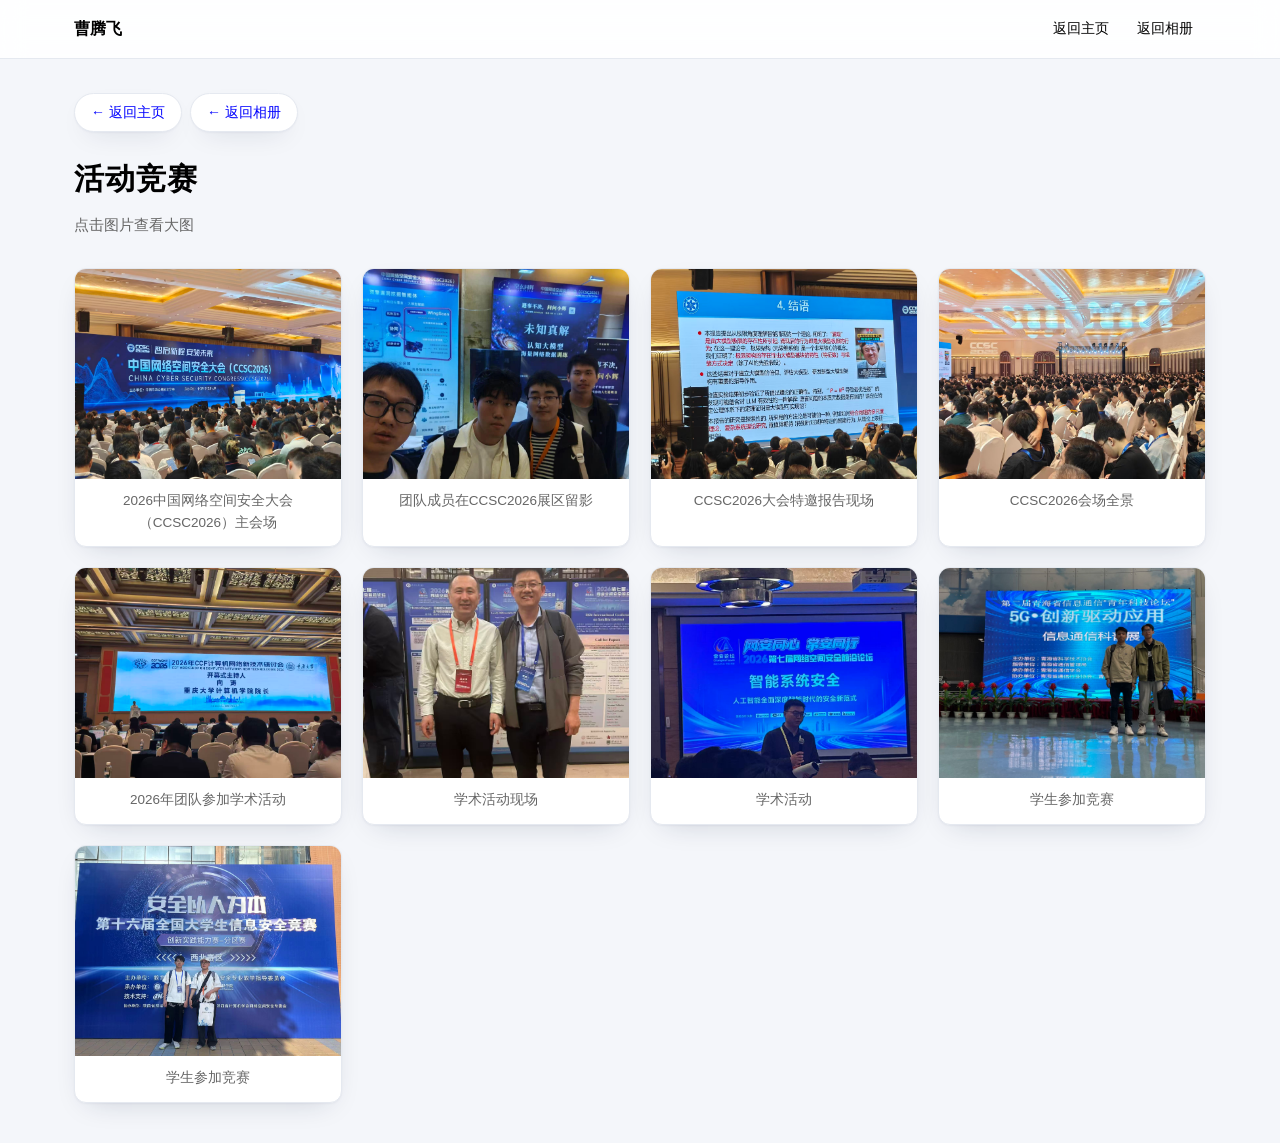
<file: image3.html>
<!DOCTYPE html>
<html lang="zh-CN">
<head>
<meta charset="UTF-8">
<meta name="viewport" content="width=device-width, initial-scale=1">
<title>活动竞赛 - 曹腾飞教授个人主页</title>
<link rel="stylesheet" href="style.css">
</head>
<body>

<nav class="nav">
	<div class="wrap">
		<a class="nav-home" href="index.html">曹腾飞</a>
		<div class="nav-links">
			<a href="index.html">返回主页</a>
			<a href="image.html">返回相册</a>
		</div>
	</div>
</nav>

<div class="wrap">

	<div class="page-head">
		<div class="back-bar">
			<a href="index.html">← 返回主页</a>
			<a href="image.html">← 返回相册</a>
		</div>
		<h1 class="page-title">活动竞赛</h1>
		<p class="page-sub">点击图片查看大图</p>
	</div>

	<div class="gallery">
		<div class="g-item" onclick="showDetail('pic/activity/ccsc2026_1.jpg', '2026中国网络空间安全大会（CCSC2026）主会场')">
			<img src="pic/activity/ccsc2026_1.jpg" alt="CCSC2026主会场">
			<p class="g-cap">2026中国网络空间安全大会（CCSC2026）主会场</p>
		</div>
		<div class="g-item" onclick="showDetail('pic/activity/ccsc2026_2.jpg', '团队成员在CCSC2026展区留影')">
			<img src="pic/activity/ccsc2026_2.jpg" alt="CCSC2026展区留影">
			<p class="g-cap">团队成员在CCSC2026展区留影</p>
		</div>
		<div class="g-item" onclick="showDetail('pic/activity/ccsc2026_3.jpg', 'CCSC2026大会特邀报告现场')">
			<img src="pic/activity/ccsc2026_3.jpg" alt="CCSC2026报告现场">
			<p class="g-cap">CCSC2026大会特邀报告现场</p>
		</div>
		<div class="g-item" onclick="showDetail('pic/activity/ccsc2026_4.jpg', 'CCSC2026会场全景')">
			<img src="pic/activity/ccsc2026_4.jpg" alt="CCSC2026会场全景">
			<p class="g-cap">CCSC2026会场全景</p>
		</div>
		<div class="g-item" onclick="showDetail('pic/activity/2026_1.jpg', '2026年团队参加活动竞赛')">
			<img src="pic/activity/2026_1.jpg" alt="活动竞赛1">
			<p class="g-cap">2026年团队参加学术活动</p>
		</div>
		<div class="g-item" onclick="showDetail('pic/activity/2026_2.jpg', '学术活动现场')">
			<img src="pic/activity/2026_2.jpg" alt="活动竞赛2">
			<p class="g-cap">学术活动现场</p>
		</div>
		<div class="g-item" onclick="showDetail('pic/activity/2026_3.jpg', '学术活动')">
			<img src="pic/activity/2026_3.jpg" alt="活动竞赛3">
			<p class="g-cap">学术活动</p>
		</div>
		<div class="g-item" onclick="showDetail('pic/prize/5.jpg', '学生参加竞赛')">
			<img src="pic/prize/5.jpg" alt="活动1">
			<p class="g-cap">学生参加竞赛</p>
		</div>
		<div class="g-item" onclick="showDetail('pic/prize/6.jpg', '学生参加竞赛')">
			<img src="pic/prize/6.jpg" alt="荣誉2">
			<p class="g-cap">学生参加竞赛</p>
		</div>
	</div>


</div>

<div class="lightbox" id="lightbox">
	<button class="lb-close" type="button" onclick="closeDetail()" aria-label="关闭">&times;</button>
	<img id="lbImg" alt="详情图">
	<p class="lightbox-cap" id="lbCap"></p>
	<div class="lb-hint">按 Esc 或点击空白处关闭</div>
</div>

<script>
	var lb = document.getElementById('lightbox');
	var lbImg = document.getElementById('lbImg');
	var lbCap = document.getElementById('lbCap');

	function showDetail(imgSrc, captionText) {
		lbImg.src = imgSrc;
		lbCap.textContent = captionText;
		lb.classList.add('open');
		document.body.style.overflow = 'hidden';
	}

	function closeDetail() {
		lb.classList.remove('open');
		lbImg.removeAttribute('src');
		document.body.style.overflow = '';
	}

	document.addEventListener('keydown', function (e) {
		if (e.key === 'Escape') closeDetail();
	});

	lb.addEventListener('click', function (e) {
		if (e.target === lb) closeDetail();
	});
</script>

</body>
</html>
</file>
<file: style.css>
/* ==========================================================================
   曹腾飞个人主页 — 共享样式表
   包含：主页（吸顶导航 / Hero / 卡片分区）与相册页（网格 / 灯箱）
   ========================================================================== */

/* 配色严格对齐原版：原版渲染后只有三种文字颜色 ——
   黑 rgb(0,0,0) 占 98%、栏目标题与链接 蓝 rgb(0,0,255)、强调项 紫 rgb(128,0,128)。
   原版没有任何灰色文字，此处 --ink-soft 仅用于相册页图注（原相册页 .caption color:#666）。 */
:root {
	--bg: #f4f6fa;
	--surface: #ffffff;
	--ink: #000000;
	--ink-soft: #666666;
	--line: #e5e9f0;
	--brand: #0000ff;
	--brand-soft: #eef2ff;
	--purple: #800080;
	--radius: 14px;
	--shadow: 0 1px 2px rgba(16, 32, 64, .04), 0 10px 28px -14px rgba(16, 32, 64, .22);
	--shadow-lg: 0 2px 6px rgba(16, 32, 64, .06), 0 22px 48px -20px rgba(16, 32, 64, .32);
	--maxw: 1180px;
	--nav-h: 58px;
}

*, *::before, *::after { box-sizing: border-box; }

html { scroll-behavior: smooth; }

body {
	margin: 0;
	background: var(--bg);
	color: var(--ink);
	font-family: -apple-system, BlinkMacSystemFont, "Segoe UI", "PingFang SC",
		"Hiragino Sans GB", "Microsoft YaHei", "Source Han Sans SC", "Noto Sans CJK SC", sans-serif;
	font-size: 16px;
	line-height: 1.8;
	-webkit-font-smoothing: antialiased;
	text-rendering: optimizeLegibility;
}

img { max-width: 100%; display: block; border: 0; }

a { color: var(--brand); text-decoration: none; }
a:hover { text-decoration: underline; }

.wrap { max-width: var(--maxw); margin: 0 auto; padding: 0 24px; }

/* --------------------------------------------------------------------------
   吸顶导航
   -------------------------------------------------------------------------- */

.nav {
	position: sticky;
	top: 0;
	z-index: 50;
	background: rgba(255, 255, 255, .9);
	backdrop-filter: saturate(180%) blur(12px);
	-webkit-backdrop-filter: saturate(180%) blur(12px);
	border-bottom: 1px solid var(--line);
}

.nav .wrap {
	display: flex;
	align-items: center;
	gap: 10px;
	height: var(--nav-h);
}

.nav-home {
	font-weight: 700;
	font-size: 16px;
	color: var(--ink);
	white-space: nowrap;
}
.nav-home:hover { text-decoration: none; color: var(--brand); }

.nav-links {
	display: flex;
	gap: 2px;
	margin-left: auto;
	overflow-x: auto;
	scrollbar-width: none;
	-ms-overflow-style: none;
}
.nav-links::-webkit-scrollbar { display: none; }

.nav-links a {
	padding: 6px 13px;
	border-radius: 999px;
	font-size: 14px;
	color: var(--ink);
	white-space: nowrap;
	transition: background .18s, color .18s;
}
.nav-links a:hover {
	background: var(--brand-soft);
	color: var(--brand);
	text-decoration: none;
}

/* --------------------------------------------------------------------------
   Hero 个人信息区
   -------------------------------------------------------------------------- */

.hero { padding: 36px 0 4px; }

.hero-card {
	background: linear-gradient(180deg, #ffffff 0%, #fbfcfe 100%);
	border: 1px solid var(--line);
	border-radius: var(--radius);
	box-shadow: var(--shadow);
	padding: 32px;
	display: grid;
	grid-template-columns: 152px 1fr auto;
	gap: 32px;
	align-items: start;
	overflow: hidden;
}

.hero-photo {
	width: 100%;
	height: 190px;
	object-fit: cover;
	border-radius: 12px;
	border: 1px solid var(--line);
	background: var(--brand-soft);
}

.hero-main { min-width: 0; }

.hero-name {
	margin: 0 0 4px;
	font-size: 32px;
	line-height: 1.3;
	letter-spacing: .5px;
	color: var(--ink);
}
.hero-name span {
	margin-left: 10px;
	font-size: 15px;
	font-weight: 400;
	letter-spacing: .3px;
	color: var(--ink);
	white-space: nowrap;
}

.hero-title {
	margin: 0 0 10px;
	font-size: 15px;
	font-weight: 600;
	color: var(--ink);
}

.hero-line {
	margin: 0 0 4px;
	font-size: 14.5px;
	color: var(--ink);
}
.hero-line.hero-en {
	font-family: "Times New Roman", Georgia, serif;
	font-size: 14px;
	color: var(--ink);
}

.hero-meta {
	display: flex;
	flex-wrap: wrap;
	gap: 8px;
	margin-top: 16px;
}

.chip {
	display: inline-flex;
	align-items: center;
	gap: 6px;
	padding: 4px 13px;
	border-radius: 999px;
	background: var(--brand-soft);
	color: var(--ink);
	font-size: 13.5px;
	line-height: 1.7;
	border: 1px solid #dbe1fb;
}

/* 原版「致报考我的研究生」是紫字链接，保持紫字（不填紫底白字） */
.hero-cta {
	display: inline-flex;
	align-items: center;
	gap: 6px;
	margin-top: 16px;
	padding: 7px 20px;
	border-radius: 999px;
	background: var(--surface);
	color: var(--purple);
	border: 1.5px solid var(--purple);
	font-size: 14.5px;
	font-weight: 600;
	transition: background .18s;
}
.hero-cta:hover {
	background: #f7edf7;
	color: var(--purple);
	text-decoration: none;
}

.hero-logo {
	width: 128px;
	height: 128px;
	object-fit: contain;
}
.hero-logo-link { display: block; }

/* --------------------------------------------------------------------------
   分区与卡片
   -------------------------------------------------------------------------- */

section { padding: 26px 0 0; }
section[id] { scroll-margin-top: calc(var(--nav-h) + 16px); }

.sec-head {
	display: flex;
	align-items: center;
	gap: 11px;
	margin: 0 0 14px;
}
.sec-head::before {
	content: "";
	flex: none;
	width: 4px;
	height: 20px;
	border-radius: 2px;
	background: var(--brand);
}
.sec-head h2 {
	margin: 0;
	font-size: 20px;
	letter-spacing: .4px;
	color: var(--brand);
}
/* 原版「荣誉※风采」标题为紫色 */
.sec-head.purple::before { background: var(--purple); }
.sec-head.purple h2 { color: var(--purple); }

/* 原版单独设为紫色的链接（导师 / dblp / 期刊 / 虚拟仿真平台） */
.link-p { color: var(--purple); }

.card {
	background: var(--surface);
	border: 1px solid var(--line);
	border-radius: var(--radius);
	box-shadow: var(--shadow);
	padding: 26px 32px;
}

.card > p:first-child { margin-top: 0; }
.card > p:last-child { margin-bottom: 0; }

.card p { margin: 0 0 12px; }
.card p:last-child { margin-bottom: 0; }

.prose { text-align: justify; }

/* 团队招募：高亮提示卡 */
.callout {
	background: linear-gradient(180deg, #f7fafe 0%, #eff5fc 100%);
	border: 1px solid #dbe7f5;
	border-radius: var(--radius);
	box-shadow: var(--shadow);
	padding: 22px 32px;
	font-size: 15.5px;
}
.callout b { color: var(--ink); }

/* --------------------------------------------------------------------------
   团队动态（时间线）
   -------------------------------------------------------------------------- */

.news { list-style: none; margin: 0; padding: 0; }

.news li {
	display: flex;
	gap: 16px;
	padding: 9px 0;
	border-bottom: 1px dashed var(--line);
}
.news li:last-child { border-bottom: 0; }

.news-date {
	flex: none;
	width: 76px;
	padding-top: 2px;
	font-size: 13.5px;
	font-weight: 600;
	font-variant-numeric: tabular-nums;
	color: var(--ink);
	letter-spacing: .2px;
}

.news-text { flex: 1; min-width: 0; font-size: 15px; }

/* --------------------------------------------------------------------------
   团队学生
   -------------------------------------------------------------------------- */

.sub-head {
	display: flex;
	align-items: center;
	gap: 8px;
	margin: 20px 0 8px;
	font-size: 15.5px;
	font-weight: 700;
	color: var(--ink);
}
.sub-head:first-child { margin-top: 0; }
.sub-head::after {
	content: "";
	flex: 1;
	height: 1px;
	background: var(--line);
}

.student-line {
	margin: 0 0 6px;
	font-size: 15px;
	color: var(--ink);
}
.student-line .grade {
	display: inline-block;
	min-width: 62px;
	margin-right: 10px;
	padding: 1px 9px;
	border-radius: 6px;
	background: var(--brand-soft);
	color: var(--ink);
	font-size: 13px;
	font-weight: 600;
	text-align: center;
}

/* 荣誉※风采图片墙：整宽铺开。共 6 张，列数取 6 / 3 / 2 的整除数，避免末行参差 */
.photo-grid {
	display: grid;
	grid-template-columns: repeat(3, minmax(0, 1fr));
	gap: 12px;
}
.photo-grid img {
	width: 100%;
	height: 150px;
	object-fit: cover;
	border-radius: 9px;
	border: 1px solid var(--line);
	cursor: pointer;
	transition: transform .22s, box-shadow .22s;
}
.photo-grid img:hover {
	transform: scale(1.04);
	box-shadow: var(--shadow-lg);
	position: relative;
	z-index: 1;
}

@media (min-width: 1080px) {
	.photo-grid { grid-template-columns: repeat(6, minmax(0, 1fr)); }
}

.more-link {
	display: inline-flex;
	align-items: center;
	gap: 6px;
	margin-top: 14px;
	font-size: 15px;
	font-weight: 600;
}

/* --------------------------------------------------------------------------
   条目列表（项目 / 论文 / 专利 / 荣誉）
   -------------------------------------------------------------------------- */

.list { list-style: none; margin: 0; padding: 0; }

.list li {
	padding: 11px 0;
	border-bottom: 1px solid var(--line);
	font-size: 15px;
}
.list li:first-child { padding-top: 2px; }
.list li:last-child { border-bottom: 0; padding-bottom: 0; }

/* 原版的 <b> 是纯加粗，不额外着色 */
.list.dense li { padding: 8px 0; font-size: 14.5px; }

/* 奖励荣誉 */
.honor-list { list-style: none; margin: 0; padding: 0; }
.honor-list li {
	display: flex;
	gap: 16px;
	padding: 8px 0;
	border-bottom: 1px dashed var(--line);
	font-size: 15px;
}
.honor-list li:last-child { border-bottom: 0; }
.honor-year {
	flex: none;
	width: 62px;
	font-size: 13.5px;
	font-weight: 600;
	font-variant-numeric: tabular-nums;
	color: var(--ink);
}

/* --------------------------------------------------------------------------
   页脚
   -------------------------------------------------------------------------- */

/* 原版：蓝色 27pt 华文行楷，配 #6495ED 投影 */
.slogan-band {
	margin: 34px 0 0;
	padding: 30px;
	border-radius: var(--radius);
	background: #eef4ff;
	border: 1px solid #d6e2fb;
	box-shadow: var(--shadow);
	text-align: center;
}
.slogan-band p {
	margin: 0;
	font-family: "华文行楷", "STXingkai", "KaiTi", "楷体", serif;
	font-size: 30px;
	line-height: 1.6;
	color: var(--brand);
	letter-spacing: 3px;
	text-shadow: 0 2px 8px rgba(100, 149, 237, .8);
}

/* --------------------------------------------------------------------------
   相册页
   -------------------------------------------------------------------------- */

.page-head {
	padding: 34px 0 4px;
}

.back-bar {
	display: flex;
	flex-wrap: wrap;
	gap: 8px;
	margin-bottom: 20px;
}
.back-bar a {
	display: inline-flex;
	align-items: center;
	gap: 6px;
	padding: 6px 16px;
	border-radius: 999px;
	background: var(--surface);
	border: 1px solid var(--line);
	font-size: 14px;
	color: var(--brand);
	box-shadow: var(--shadow);
	transition: background .18s, border-color .18s;
}
.back-bar a:hover {
	background: var(--brand-soft);
	border-color: #c9dcf1;
	text-decoration: none;
}

.page-title {
	margin: 0 0 6px;
	font-size: 30px;
	letter-spacing: 1px;
}
.page-sub {
	margin: 0 0 26px;
	font-size: 14.5px;
	color: var(--ink-soft);
}

/* 相册总览卡片 */
.album-grid {
	display: grid;
	grid-template-columns: repeat(auto-fill, minmax(250px, 1fr));
	gap: 22px;
	padding-bottom: 40px;
}
.album-item {
	display: block;
	background: var(--surface);
	border: 1px solid var(--line);
	border-radius: var(--radius);
	box-shadow: var(--shadow);
	overflow: hidden;
	color: inherit;
	transition: transform .25s, box-shadow .25s;
}
.album-item:hover {
	transform: translateY(-5px);
	box-shadow: var(--shadow-lg);
	text-decoration: none;
	color: inherit;
}
.album-item img {
	width: 100%;
	height: 190px;
	object-fit: cover;
}
.album-body { padding: 16px 20px 20px; }
.album-body h3 {
	margin: 0 0 3px;
	font-size: 17px;
	color: var(--ink);
}
.album-body p {
	margin: 0;
	font-size: 13.5px;
	color: var(--ink-soft);
}

/* 图片网格 */
.gallery {
	display: grid;
	grid-template-columns: repeat(auto-fill, minmax(232px, 1fr));
	gap: 20px;
	padding-bottom: 40px;
}
.g-item {
	background: var(--surface);
	border: 1px solid var(--line);
	border-radius: 12px;
	box-shadow: var(--shadow);
	overflow: hidden;
	cursor: pointer;
	transition: transform .25s, box-shadow .25s;
}
.g-item:hover {
	transform: translateY(-4px);
	box-shadow: var(--shadow-lg);
}
.g-item img {
	width: 100%;
	height: 210px;
	object-fit: cover;
}
.g-cap {
	margin: 0;
	padding: 11px 14px 13px;
	font-size: 13.5px;
	line-height: 1.6;
	color: var(--ink-soft);
	text-align: center;
}

/* 灯箱 */
.lightbox {
	display: none;
	position: fixed;
	inset: 0;
	z-index: 100;
	padding: 56px 32px 32px;
	background: rgba(10, 16, 26, .93);
	-webkit-backdrop-filter: blur(4px);
	backdrop-filter: blur(4px);
	flex-direction: column;
	align-items: center;
	justify-content: center;
	gap: 18px;
}
.lightbox.open { display: flex; }

.lightbox img {
	max-width: min(1040px, 92vw);
	max-height: 74vh;
	object-fit: contain;
	border-radius: 10px;
	box-shadow: 0 30px 70px -20px rgba(0, 0, 0, .8);
}

.lightbox-cap {
	max-width: 800px;
	margin: 0;
	font-size: 15.5px;
	line-height: 1.7;
	color: #e8edf5;
	text-align: center;
}

.lb-close {
	position: absolute;
	top: 12px;
	right: 20px;
	width: 44px;
	height: 44px;
	padding: 0;
	border: 0;
	border-radius: 50%;
	background: transparent;
	color: #fff;
	font-size: 34px;
	line-height: 1;
	cursor: pointer;
	opacity: .75;
	transition: opacity .18s, background .18s;
}
.lb-close:hover { opacity: 1; background: rgba(255, 255, 255, .12); }

.lb-hint {
	position: absolute;
	bottom: 14px;
	font-size: 12.5px;
	color: rgba(255, 255, 255, .45);
}

/* --------------------------------------------------------------------------
   响应式
   -------------------------------------------------------------------------- */

@media (max-width: 1024px) {
	.hero-card { grid-template-columns: 140px 1fr; gap: 26px; }
	.hero-logo-link { grid-column: 1 / -1; }
	.hero-logo { width: 104px; height: 104px; }
}

@media (max-width: 720px) {
	body { font-size: 15px; }
	.wrap { padding: 0 16px; }

	.nav-home { display: none; }
	.nav .wrap { height: 52px; }

	.hero { padding: 22px 0 4px; }
	.hero-card {
		grid-template-columns: 1fr;
		padding: 22px;
		gap: 20px;
		text-align: center;
	}
	.hero-photo { margin: 0 auto; width: 132px; height: 165px; }
	.hero-name { font-size: 26px; }
	.hero-name span { display: block; margin: 4px 0 0; }
	.hero-meta, .hero-title, .hero-line { justify-content: center; }
	.hero-meta { justify-content: center; }
	.hero-cta { margin-top: 14px; }
	.hero-logo { margin: 0 auto; }

	.card, .callout, .slogan-band { padding: 20px; }
	.sec-head h2 { font-size: 18px; }

	.news li { gap: 10px; }
	.news-date { width: 62px; font-size: 13px; }

	.photo-grid { grid-template-columns: repeat(2, minmax(0, 1fr)); }
	.photo-grid img { height: 96px; }

	.gallery { grid-template-columns: repeat(auto-fill, minmax(150px, 1fr)); gap: 14px; }
	.g-item img { height: 150px; }
	.album-grid { grid-template-columns: 1fr; gap: 18px; }

	.page-title { font-size: 24px; }
	.lightbox { padding: 52px 14px 24px; }
	.lightbox img { max-height: 66vh; }
	.slogan-band p { font-size: 21px; letter-spacing: 1px; }
	.lb-hint { display: none; }
}

/* 打印：去掉阴影与吸顶，省墨 */
@media print {
	.nav, .hero-cta, .lb-hint { display: none; }
	body { background: #fff; font-size: 12pt; }
	.card, .hero-card, .callout, .slogan-band {
		box-shadow: none;
		border: 1px solid #ccc;
		break-inside: avoid;
	}
	.slogan-band { background: none; }
	.slogan-band p { color: #000; text-shadow: none; }
	a { color: #000; }
}
</file>
